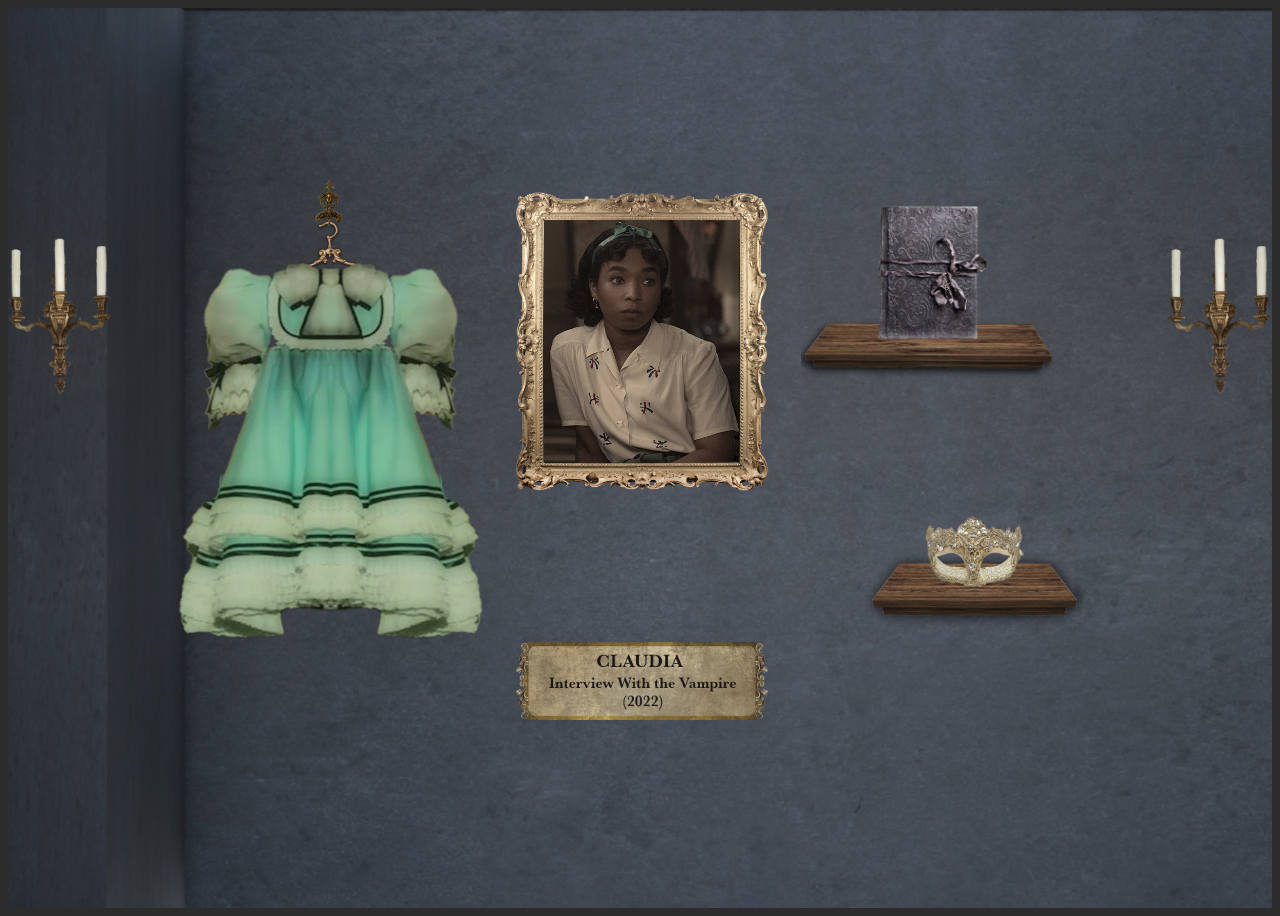
<file: claudiacrypt.html>
<!DOCTYPE html>
<html>
<head>
<meta name="viewport" content="width=device-width, initial-scale=1.0">
<link rel="stylesheet" href="stylesheet.css">
</head>
<body>
    <div class="container">
        <div class="slides slide1">
            <div class="img-container" style="width:20vw; position:absolute;left: 40%; top:20%;">
            <img src="project assets/claudia2.png" style="width:20vw;filter: grayscale(50%);"/>
            </div>
            <div class="img-container" style="width:20vw; position:absolute;left: 40%; top:70%;">
            <img src="project assets/claudianame.png" style="width:20vw;filter: grayscale(50%);"/>
            </div>
            <div class="img-container" style="width:25vw; height:40vh;position:absolute;top:18%;left:13%">
            <img  src="project assets/dress.png" style="width:25vw;"/>
            <div class="hoverDisplay"  style="width:25vw;position: absolute; top:0%;left:5%;">
           <div class="page" style="filter: brightness(85%)">
            <h1>Claudia’s ‘Baby Lu’ costume</h1>
  <p><span class="caps">W</span>hen Claudia and Louis (her vampiric companion) arrive in Paris in 1945, they are soon taken in by Armand’s coven, who reside at Théâtre Des Vampires. Here, the coven use their vampiric powers, under the guise of being mere stage magic, to perform for mortals and covertly feed on them. Enamoured by their productions, Claudia wished to join the coven on the stage and was eventually cast as ‘Baby Lu’ in ‘My baby loves window’. To her dismay, Claudia was forced to play the role of a little girl; every performance a reminder of the dissonance between her adult mind and child body.</p>
</div>

            </div>
        </div>
        <div class="img-container" style="width:20vw; position:absolute;right: 17%; top:15%">
            <img src="project assets/diary3.png" style="width:20vw;filter: grayscale(30%);" />
            <div class="hoverDisplay"  style="width:25vw;position: absolute; top:0%;left:5%;">
           <div class="page" style="filter: brightness(85%)">
            <h1>Claudia’s diary</h1>
            <p><span class="caps">B</span>eing the only member of her small coven to be turned into a vampire as a child, Claudia had no human nor vampire companions who could truly understand her struggles. In search of an emotional outlet, she took up writing a diary, where she would explore her deepest thoughts and feelings, secret even to her adoptive fathers, Louis and Lestat. Unfortunately, these diary entries would be used to convict her of braking the vampiric rules of Armand’s coven and soon become one of the only reminders of her existence.</p>
            </div>
            </div>
        </div>
        <div class="img-container2" style="width:17vw; position:absolute;right: 15%; top:55%">
            <img src="project assets/mask2.png" style="width:17vw;filter: grayscale(30%);"/>
            <div class="hoverDisplay2"  style="width:25vw;position: absolute; top:-100%;left:5%;">
           <div class="page" style= "filter:brightness(85%);">
            <h1>Claudia’s mask from the Mardi Gras party</h1>
            <p><span class="caps">I</span>n her early years, Claudia, searching for companionship, attempted to turn her mortal boyfriend into a vampire. After failing, she begged Lestat to fulfill her wish but was denied and forced to watch the boy perish.</p><p>After enduring more years of abuse at the hands of their vampiric creator, Claudia would finally convince Louis that they needed to free themselves from his tyrannical grip. Her plan began with convincing Lestat to hold a party at their home to commemorate their upcoming departure from New Orleans; here, Claudia would use poisoned blood to subdue him, readying him for Louis, who would deal the fatal blow.</p>
             </div>
            </div>
        </div>
         <a href="claudiacrypt2.html"> <img src="project assets/unlit.png" style="width:18vw; position:absolute; top:20%; right:-5%"></a>
            <a href="claudiacrypt2.html"> <img src="project assets/unlit.png" style="width:18vw; position:absolute; top:20%; left:-5%"></a>
        </div>
        <div class="slides slide2">
            <div class="img-container" style="width:20vw; position:absolute;left: 40%; top:20%">
                <img src="project assets/claudiaold.png" style="width:20vw;"/>
</div>
 <div class="img-container" style="width:20vw; position:absolute;left: 40%; top:73%;">
            <img src="project assets/claudianame2.png" style="width:20vw;filter: grayscale(50%);"/>
            </div>
            <div class="img-container" style="width: 25vw;position:absolute;right:14%;top:10%;">
                <img src="project assets/dress3.png" style="width:25vw;">
                <div class="hoverDisplay"  style="width:25vw;position: absolute; top:30%;left:5%;">
           <div class="page2" style="filter: brightness(85%)">
            <h1>Blue dress</h1>
            <p><span class="caps">A</span> beautiful blue gown worn by Claudia in her later years.</p>
            </div>
            </div>
            </div>
            <div class="img-container" style="width:20vw;position:absolute;left:12%;top:12%">
                <img src="project assets/bonnet.png" style="width:20vw;">
                <div class="hoverDisplay"  style="width:25vw;position: absolute; top:10%;left:-10%;">
           <div class="page2" style="filter: brightness(85%)">
            <h1>Black bonnet</h1>
            <p><span class="caps">A</span> black bonnet with lace details worn by Claudia on the nights she spent exploring her town.</p>
            </div>
            </div>
            </div>
            <div class="img-container" style="width:23vw;position:absolute;left:18%;top:45%">
                <img src="project assets/doll.png" style="width:23vw;">
                <div class="hoverDisplay"  style="width:25vw;position: absolute; top:20%;left:-3%;">
           <div class="page2" style="filter: brightness(85%)">
            <h1>Antique doll</h1>
            <p><span class="caps">A</span> doll resembling Claudia, gifted to her by the dollmaker Madeleine, who later became her immortal companion.</p>
            </div>
            </div>
            </div>
            </div>
    </div>
</body>
</html>
</file>
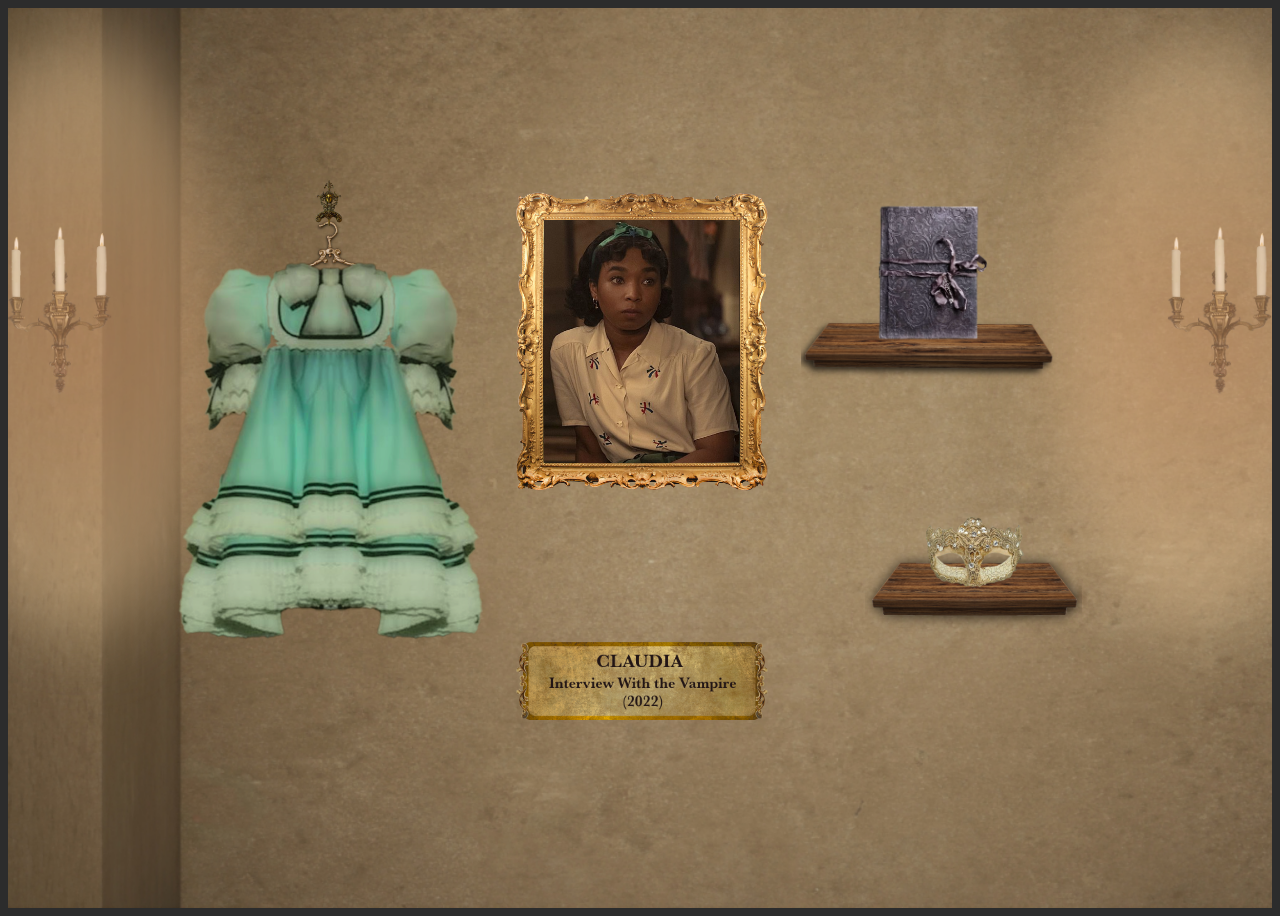
<file: claudiacrypt2.html>
<!DOCTYPE html>
<html>
<head>
<meta name="viewport" content="width=device-width, initial-scale=1.0">
<link rel="stylesheet" href="stylesheet.css">
</head>
<body>
    <audio autoplay>
  <source src="project assets/match.mp3" type="audio/mpeg">
</audio>
    <div class="container">
        <div class="slides slide3">
           <div class="img-container" style="width:20vw; position:absolute;left: 40%; top:20%;">
            <img src="project assets/claudia2.png" style="width:20vw;"/>
            </div>
            <div class="img-container" style="width:20vw; position:absolute;left: 40%; top:70%;">
            <img src="project assets/claudianame.png" style="width:20vw;"/>
            </div>
            <div class="img-container" style="width:25vw; height:40vh;position:absolute;top:18%;left:13%">
            <img  src="project assets/dress.png" style="width:25vw;"/>
            <div class="hoverDisplay"  style="width:25vw;position: absolute; top:0%;left:5%;">
           <div class="page">
            <h1>The adultification of black girls</h1>
  <p><span class="caps">T</span>his coincides with the adultification of Claudia. While mentally, she evolved, being forever trapped as a 14-year-old little girl was something the world kept on reminding her of.[...]</p>
<p>As Baby Lulu, Claudia plays a little child longing to be free. [...] </p><p>The play – written by the female members of the coven – can’t escape from being a tool to mock Claudia’s age, nor its minstrel-esque quality behind the performance with Claudia performing for someone’s entertainment again and again. She’s dressed like a child-like mammy figure, suffers from simulated violence every single night after being hit by a hammer, and even when she complains, having performed the play for the 500th time, Armand’s tight grip ensured Claudia obeyed. He demeans her, forcing her to live as the character off-stage by wearing the Lulu costume every night. The belittling and control is reminiscent of Child Q who, like Claudia, wasn’t protected but thrown to the wolves where she was racially discriminated against.</p>
<p><a target="_blank" href="https://confessionsfromageekmind.com/2025/01/26/interview-with-the-vampire-an-ode-to-claudia/">View original source.</a></p>
</div>
</div>
            </div>
            <div class="img-container" style="width:20vw; position:absolute;right: 17%; top:15%">
            <img src="project assets/diary3.png" style="width:20vw;" />
            <div class="hoverDisplay"  style="width:25vw;position: absolute; top:0%;left:5%;">
           <div class="page">
            <h1>Institutional racism</h1>
  <p><span class="caps">C</span>laudia is forced into a verifiable minstrel show at the Théâtre des Vampires, and when Louis and Claudia are “put on trial” it is clear their guilt is already decided, yet their white companion is offered a pardon. Claudia is “lynched” in front of the crowd, and the coven takes her dress as a souvenir and use her ashes to mix into makeup, as seasoning and even as a sexual aid, referencing a long history of the commodification of the black body.The monstrosity of the series is more overt than previous narratives, where monstrosity goes distinctly beyond the physical body, a black body, a monstrous body, and instead situates it firmly in the horrors of white supremacy.</p>
<p><a target="_blank" href="https://ir.library.illinoisstate.edu/cgi/viewcontent.cgi?article=3174&context=etd">View original source.</a></p>
</div>
</div>
</div>
<div class="img-container2" style="width:17vw; position:absolute;right: 15%; top:55%">
            <img src="project assets/mask2.png" style="width:17vw;"/>
            <div class="hoverDisplay2"  style="width:25vw;position: absolute; top:-100%;left:5%;">
           <div class="page">
            <h1>Oppressive violence towards the black community</h1>
            <p><span class="caps">L</span>estat may have given Claudia a pivotal learning lesson: a warning that she shouldn’t get attached to mortals. Yet to inflict such trauma on a child is different altogether. It is treated as a humiliating punishment, no different from countless stories told and documented by history where Black people were forced to watch cruelty in front of their eyes (beatings and lynchings) to show what would happen if you stepped out of line. For Claudia, it was the realisation knowing she would never be treated as an equal, a context taken to another level by the growing examination of racial power dynamics in the first season. She watched Louis’ vulnerability exploited by Lestat’s extravagant dominance – and how the latter’s influence was weaving into her soul. It’s bad enough watching Louis wrestle his humanity, being repulsed by Lestat’s viewership of humanity as his playthings. Even worse when the immortal power is “gifted” by a White man.</p>
             <p><a target="_blank"  href="https://confessionsfromageekmind.com/2025/01/26/interview-with-the-vampire-an-ode-to-claudia/">View original source.</a></p>
        </div>
            </div>
        </div>
            
            <img src="project assets/lit.png" style="width:18vw; position:absolute; top:20%; right:-5%">
            <img src="project assets/lit.png" style="width:18vw; position:absolute; top:20%; left:-5%">
        <div class="glow" style="position:absolute;top:3%; right:-6.5%"></div>
        <div class="glow" style="position:absolute;top:3%; left:-6.5%"></div>
        <a href="claudiacrypt.html"><div class="flamelink" style="position:absolute;top:20%;right:1%;"></div></a>
        <a href="claudiacrypt.html"><div class="flamelink" style="position:absolute;top:20%;left:1%;"></div></a>
        </div>
        <div class="slides slide2">
       <div class="img-container" style="width:20vw; position:absolute;left: 40%; top:20%">
                <img src="project assets/claudiaold.png" style="width:20vw;"/>
            </div>
            <div class="img-container" style="width:20vw; position:absolute;left: 40%; top:73%;">
            <img src="project assets/claudianame2.png" style="width:20vw;filter: grayscale(50%);"/>
            </div>
           <div class="img-container" style="width: 25vw;position:absolute;right:14%;top:10%;">
                <img src="project assets/dress3.png" style="width:25vw;">
                <div class="hoverDisplay"  style="width:25vw;position: absolute; top:30%;left:5%;">
           <div class="page2" style="filter: brightness(85%)">
            <h1>Blue dress</h1>
            <p><span class="caps">A</span> beautiful blue gown worn by Claudia in her later years.</p>
            </div>
            </div>
            </div>
            <div class="img-container" style="width:20vw;position:absolute;left:12%;top:12%">
                <img src="project assets/bonnet.png" style="width:20vw;">
                <div class="hoverDisplay"  style="width:25vw;position: absolute; top:10%;left:-10%;">
           <div class="page2" style="filter: brightness(85%)">
            <h1>Black bonnet</h1>
            <p><span class="caps">A</span> black bonnet with lace details worn by Claudia on the nights she spent exploring her town.</p>
            </div>
            </div>
            </div>
            <div class="img-container" style="width:23vw;position:absolute;left:18%;top:45%">
                <img src="project assets/doll.png" style="width:23vw;">
                <div class="hoverDisplay"  style="width:25vw;position: absolute; top:20%;left:-3%;">
           <div class="page2" style="filter: brightness(85%)">
            <h1>Antique doll</h1>
            <p><span class="caps">A</span> doll resembling Claudia, gifted to her by the dollmaker Madeleine, who later became her immortal companion.</p>
            </div>
            </div>
            </div>
            </div>
    </div>
</body>
</html>
</file>
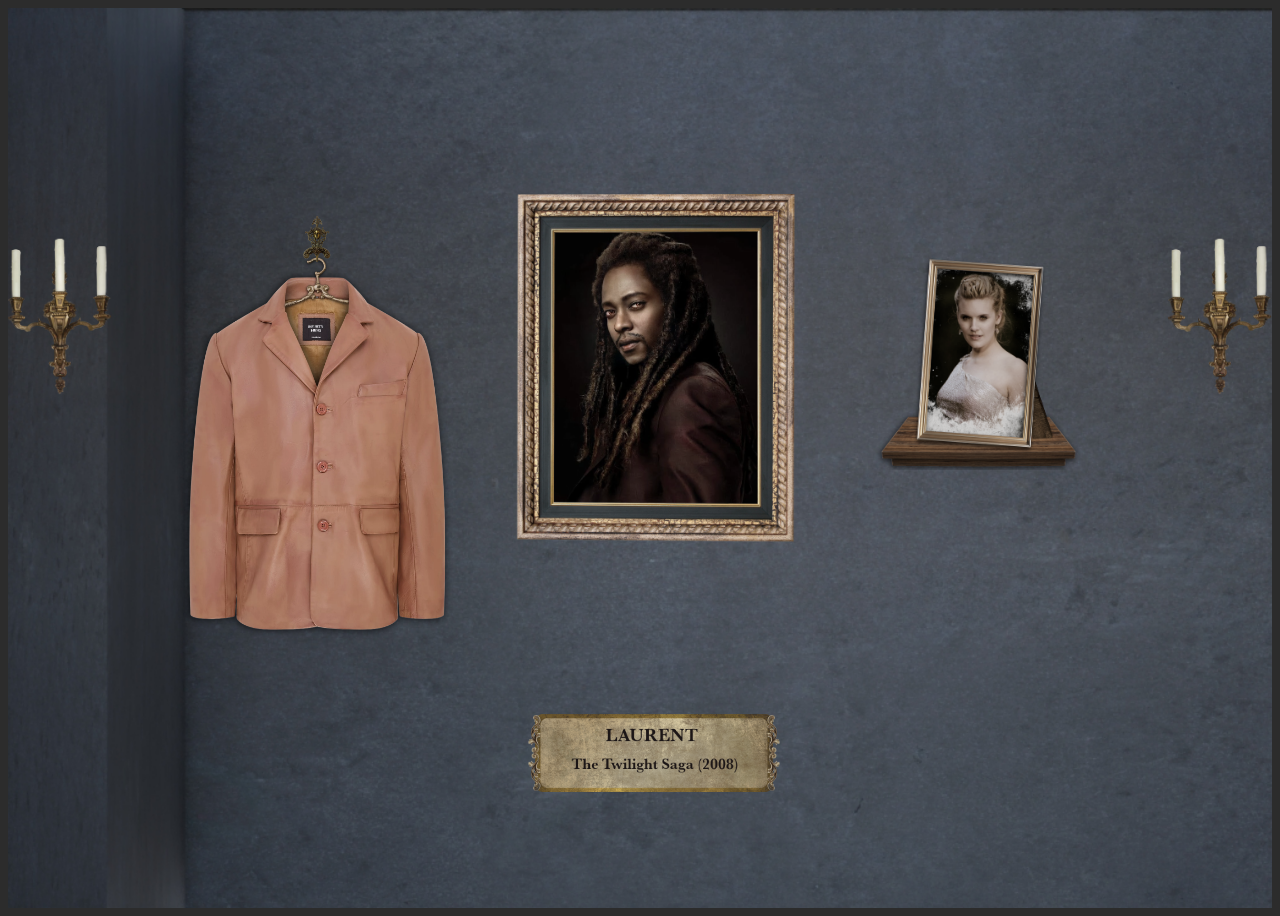
<file: laurentcrypt.html>
<!DOCTYPE html>
<html>
<head>
<meta name="viewport" content="width=device-width, initial-scale=1.0">
<link rel="stylesheet" href="stylesheet.css">
</head>
<body>
    <div class="container">
        <div class="slides slide1">
            <div class="img-container" style="width:27vw; position:absolute;left: 38%; top:20%;">
            <img src="project assets/laurent.png" style="width:27vw; filter:grayscale(30%);"/>
            </div>
            <div class="img-container" style="width:20vw; position:absolute;left: 41%; top:78%;">
            <img src="project assets/laurentname.png" style="width:20vw;filter: grayscale(50%);"/>
            </div>
            <div class="img-container" style="width:25vw;position:absolute;top:22%;left:12%">
            <img  src="project assets/jacket.png" style="width:25vw;filter:grayscale(30%);"/>
            <div class="hoverDisplay"  style="width:25vw;position: absolute; top:0%;left:5%;">
           <div class="page" style="filter: brightness(85%)">
            <h1>Laurent’s jacket</h1>
            <p><span class="caps">T</span>his is the jacket Laurent wore during his time in Forks, Washington, where he and his nomadic coven ruthlessly hunted and fed on the town’s population. The small coven consisted of only three vampires: Laurent, Victoria and their leader, James. </p><p> It was on a hunt, that the coven came across the Cullen vampires (who fed only on animals) and their human friend, Bella Swan. After the encounter, James decided that Bella would become his next prey and soon began his obsessive hunt for her. Despite his loyalty to his coven, Laurent feared the retaliation of the Cullen vampires, making the decision to warn them of James’ plan to kill Bella.
</p>
            </div>
            </div>
        </div>
        <div class="img-container" style="width:18vw;position:absolute;top:27%;right:14%">
            <img  src="project assets/irina.png" style="width:18vw;filter:grayscale(30%);"/>
            <div class="hoverDisplay"  style="width:25vw;position: absolute; top:-10%;left:-10%;">
            <div class="page" style="filter: brightness(85%)">
            <h1>A photo of Irina</h1>
            <p><span class="caps">A</span>fter James was killed by the Cullen vampires, Laurent left his coven, leaving only Victoria, James’ lover. After travelling for some time, he was taken in by the Denali coven, where he met Irina and quickly fell in love with her.</p><p>The Denali coven, like the Cullen family, hunted only animals, which gave their eyes a light amber colour, unlike human-feeding vampires who possessed bright red eyes that would deepen into black when they were hungry. Despite his love for Irina, Laurent did not subscribe to the Denali coven’s diet and continued to feed on humans in his own time. It was this unwavering lust for human blood that eventually led to Laurent meeting his end. 
</p>
            </div>
            </div>
            </div>
            <a href="laurentcrypt2.html"> <img src="project assets/unlit.png" style="width:18vw; position:absolute; top:20%; right:-5%"></a>
            <a href="laurentcrypt2.html"> <img src="project assets/unlit.png" style="width:18vw; position:absolute; top:20%; left:-5%"></a>
        </div>
        <div class="slides slide2">
           <div class="img-container" style="width:25vw; position:absolute;right: 20%; top:25%;">
            <img src="project assets/laurentold.png" style="width:25vw;"/>
            </div>
             <div class="img-container" style="width:20vw; position:absolute;left: 57%; top:78%;">
            <img src="project assets/laurentname2.png" style="width:20vw;filter: grayscale(50%);"/>
            </div>
            <div class="img-container" style="width:35vw; position:absolute;left: 15%; top:15%;">
            <img src="project assets/volturi.png" style="width:35vw;"/>
            <div class="hoverDisplay"  style="width:25vw;position: absolute; top:30%;left:16.5%;">
           <div class="page2" style="filter: brightness(85%)">
            <h1>Volturi flag</h1>
            <p><span class="caps">A</span> flag bearing the crest of the Volturi, the largest and most powerful coven of vampires. In his desire for power, Laurent wished to join the Volturi, but was rejected after being declared untrustworthy.  </p>
            </div>
            </div>
            </div>
        </div>
    </div>
</body>
</html>
</file>
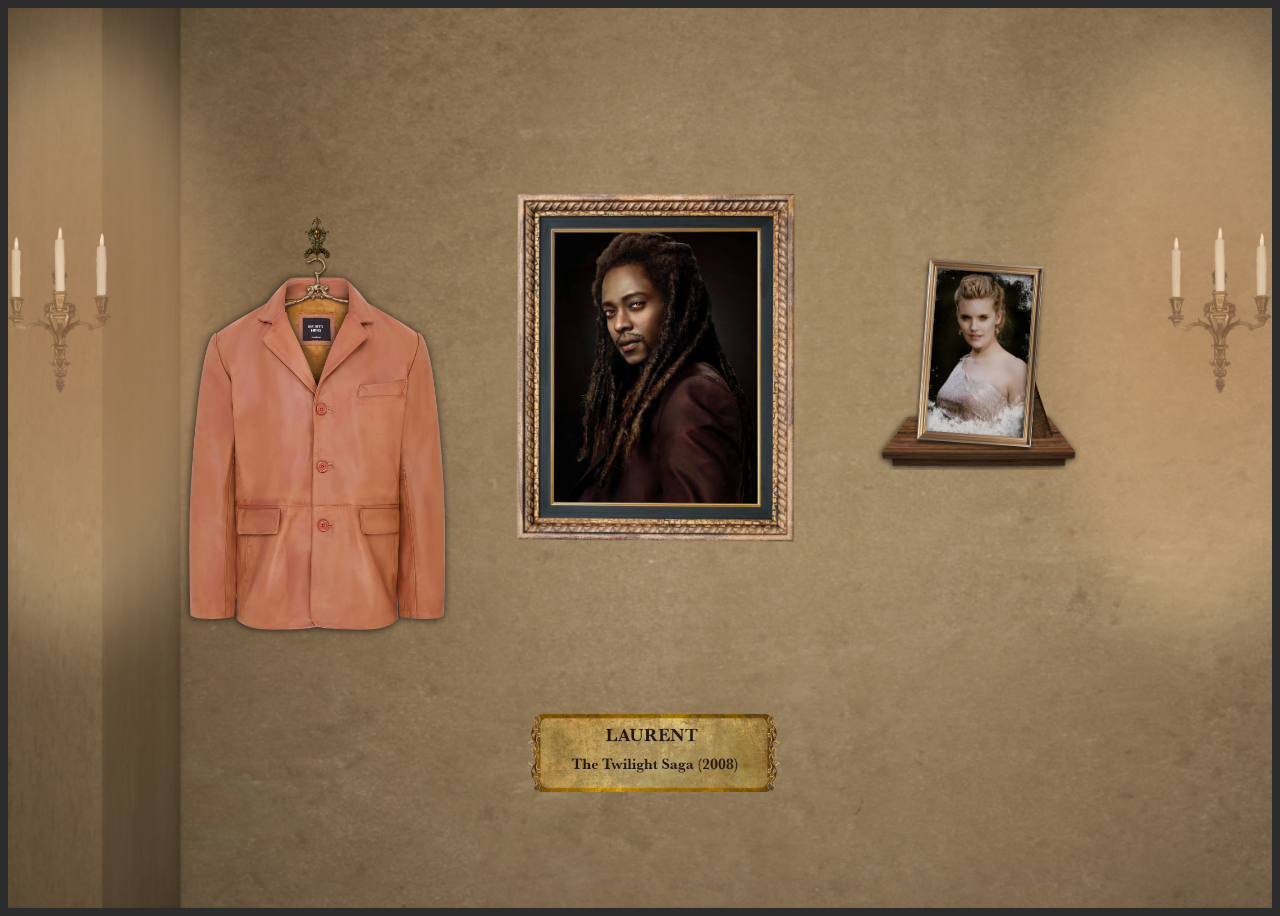
<file: laurentcrypt2.html>
<!DOCTYPE html>
<html>
<head>
<meta name="viewport" content="width=device-width, initial-scale=1.0">
<link rel="stylesheet" href="stylesheet.css">
</head>
<body>
    <audio autoplay>
  <source src="project assets/match.mp3" type="audio/mpeg">
</audio>
    <div class="container">
        <div class="slides slide3">
            <div class="img-container" style="width:27vw; position:absolute;left: 38%; top:20%;">
            <img src="project assets/laurent.png" style="width:27vw;"/>
            </div>
             <div class="img-container" style="width:20vw; position:absolute;left: 41%; top:78%;">
            <img src="project assets/laurentname.png" style="width:20vw;"/>
            </div>
            <div class="img-container" style="width:25vw;position:absolute;top:22%;left:12%">
            <img  src="project assets/jacket.png" style="width:25vw;"/>
            <div class="hoverDisplay"  style="width:25vw;position: absolute; top:0%;left:5%;">
                <div class="page">
            <h1>The racialisation of fantastical creatures</h1>
  <p><span class="caps">T</span>he Volturi are one group of vampires that are associated to blackness in addition to whiteness. One way that blackness is coded into the Volturi is that they all wear black robes. Such blackness carries connotations of evil and corruption.[...]</p>
<p>The story of Laurent, the black vampire, adds to the vampires’ sense of paradox. Laurent is a friend to the Cullens: he travels to Forks in New Moon to warn them that one of the vampires in his own coven is coming to kill Bella. Despite his occasional goodness, Laurent also does things that are contrary to the characteristics that the saga idealizes in the Cullens. In addition to feeding on humans, Laurent is impulsive (in contrast to the restraint shown by vampires who feed on animals).[...]</p>
<p>The effect of the double-association granted to vampires like the Volturi is that, while they are unmistakably associated with whiteness, they are not strictly confined to it. As such, the actions of one vampire can hardly be made to represent all vampires – if a vampire does evil, that’s blackness; not all vampires are like that. Other characters, like the werewolves, are not afforded such flexibility.</p>
<p><a target="_blank" href="https://sites.williams.edu/engl-117-fall16/uncategorized/a-matter-of-black-and-white-race-in-the-twilight-saga/">View original source.</a></p>
</div>
</div>
            </div>
            <div class="img-container" style="width:18vw;position:absolute;top:27%;right:14%">
            <img  src="project assets/irina.png" style="width:18vw;"/>
             <div class="hoverDisplay"  style="width:25vw;position: absolute; top:-10%;left:-10%;">
              <div class="page">
            <h1>The association of blackness with evil</h1>
  <p><span class="caps">A</span>merican actor Edi Gathegi play[s] Laurent, who, coincidentally, is evil and attacks Bella in the second book New Moon (Zimmerman). While this casting decision does provide representation for some fans, it is problematic and rooted in Othering because Meyer only sees her perfect vampires as white and pale, making anyone who is not white and pale the outsider and thus, the Other.[...]</p>
<p>When the vampires are associated with the color black, like their eyes changing because they are hungry, Meyer shows them as dangerous and violent. However, when their eyes are the light, golden color, they are safe and civilized. Also, on the rare occasion when vampires are anything but white, like Laurent in the films and the Amazonian vampires, they are either depicted as evil or animalistic and savage, which further contributes to Othering by depicting minorities as scary outsiders.</p>
<p><a target="_blank" href="https://libjournals.mtsu.edu/index.php/scientia/article/view/2490/1467">View original source.</a></p>
</div>
</div>  
            </div>
            <img src="project assets/lit.png" style="width:18vw; position:absolute; top:20%; right:-5%">
            <img src="project assets/lit.png" style="width:18vw; position:absolute; top:20%; left:-5%">
        <div class="glow" style="position:absolute;top:3%; right:-6.5%"></div>
        <div class="glow" style="position:absolute;top:3%; left:-6.5%"></div>
        <a href="laurentcrypt.html"><div class="flamelink" style="position:absolute;top:20%;right:1%;"></div></a>
        <a href="laurentcrypt.html"><div class="flamelink" style="position:absolute;top:20%;left:1%;"></div></a>
        </div>
        <div class="slides slide2">
       <div class="img-container" style="width:25vw; position:absolute;right: 20%; top:25%;">
            <img src="project assets/laurentold.png" style="width:25vw;"/>
            </div>
             <div class="img-container" style="width:20vw; position:absolute;left: 57%; top:78%;">
            <img src="project assets/laurentname2.png" style="width:20vw;filter: grayscale(50%);"/>
            </div>
             <div class="img-container" style="width:35vw; position:absolute;left: 15%; top:15%;">
            <img src="project assets/volturi.png" style="width:35vw;"/>
            <div class="hoverDisplay"  style="width:25vw;position: absolute; top:30%;left:16.5%;">
           <div class="page2" style="filter: brightness(85%)">
            <h1>Volturi flag</h1>
            <p><span class="caps">A</span> flag bearing the crest of the Volturi, the largest and most powerful coven of vampires. In his desire for power, Laurent wished to join the Volturi, but was rejected after being declared untrustworthy.  </p>
            </div>
            </div>
            </div>
        </div>
    </div>
</body>
</html>
</file>
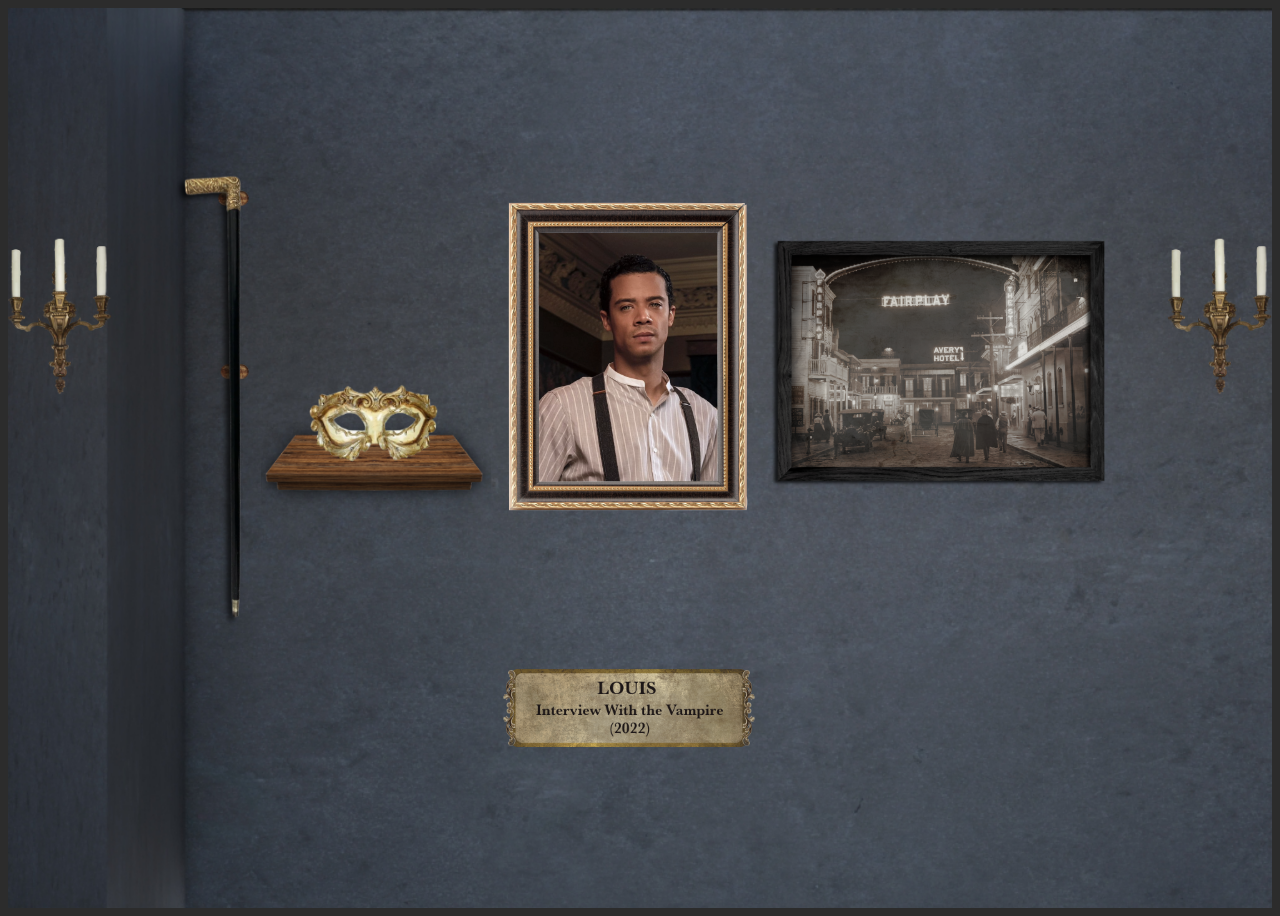
<file: louiscrypt.html>
<!DOCTYPE html>
<html>
<head>
<meta name="viewport" content="width=device-width, initial-scale=1.0">
<link rel="stylesheet" href="stylesheet.css">
</head>
<body>
    <div class="container">
        <div class="slides slide1">
            <div class="img-container" style="width:20vw; position:absolute;left: 39%; top:20%;">
            <img src="project assets/louis.png" style="width:20vw; filter:grayscale(30%);"/>
            </div>
            <div class="img-container" style="width:20vw; position:absolute;left: 39%; top:73%;">
            <img src="project assets/louisname.png" style="width:20vw;filter: grayscale(50%);"/>
            </div>
            <div class="img-container" style="width:30vw;position:absolute;top:25%;right:11%">
            <img  src="project assets/storyville.png" style="width:30vw;filter:grayscale(30%)"/>
            <div class="hoverDisplay"  style="width:25vw;position: absolute; top:-20%;left:10%;">
           <div class="page" style="filter: brightness(85%)">
            <h1>An Old Photograph of Storyville</h1>
            <p><span class="caps">E</span>ven after becoming a vampire, Louis had to endure endless racial discrimination from the other businessmen in Storyville. The growing success of his business meant that the attacks against him by his white counterparts became more ruthless and cunning. Things came to a boiling point when Louis’ business was forced to close, leading him to kill the man responsible in a fit of rage and display his body in protest. This led to immediate backlash in the form of violence and fires breaking out across Storyville. 
 </p>
            </div>
            </div>
        </div>
            <div class="img-container" style="width:10vw;position:absolute;top:15%;left:12%">
            <img  src="project assets/cane1.png" style="width:10vw;"/>
            <div class="hoverDisplay"  style="width:25vw;position: absolute; top:0%;left:5%;">
           <div class="page" style="filter: brightness(85%)">
            <h1>Louis’ sword cane</h1>
            <p><span class="caps">I</span>n 1910 New Orleans, Louis’ identity as both a black man and the owner of a successful business made him the target of both financially and racially motivated threats. Dressing in expensive suits and arming himself with a blade disguised as a cane, he carried himself proudly through the streets of Storyville. It was here that he brandished his word against his own brother for disturbing his business, leading him to be noticed by the vampire Lestat, who had just arrived in New Orleans. This was the start of Lestat’s affection for Louis, who he eventually turned into his immortal companion. </p>
            </div>
            </div>
            </div>
            <div class="img-container2" style="width:18vw;position:absolute;top:40%;left:20%">
            <img  src="project assets/loumask.png" style="width:18vw;"/>
            <div class="hoverDisplay2"  style="width:25vw;position: absolute; top:-20%;left:5%;">
           <div class="page" style="filter: brightness(85%)">
            <h1>Louis' mask from the Mardi Gras party</h1>
            <p><span class="caps">A</span>fter realising the extent of Lestat’s abuse and control, Louis finally agreed to aid Claudia (his adoptive daughter/sister) in her plans to kill their vampiric creator. Claudia convinced Lestat to throw a Mardi Gras party to commemorate their upcoming departure from New Orleans; here, Louis distracted Lestat by accompanying him all night, dancing with him and even kissing him despite their onlooking guests. Later, Lestat was poisoned by Claudia and finally ‘killed’ by Louis. </p>
            </div>
            </div>
            </div>
            <a href="louiscrypt2.html"> <img src="project assets/unlit.png" style="width:18vw; position:absolute; top:20%; right:-5%"></a>
            <a href="louiscrypt2.html"> <img src="project assets/unlit.png" style="width:18vw; position:absolute; top:20%; left:-5%"></a>
        </div>
        <div class="slides slide2">
            <div class="img-container" style="width:20vw; position:absolute;left: 40%; top:20%">
           <img src="project assets/louisold.png" style="width:20vw;filter:grayscale(30%);">
            </div>
            <div class="img-container" style="width:20vw; position:absolute;left: 40%; top:76%;">
            <img src="project assets/louisname2.png" style="width:20vw;filter: grayscale(50%);"/>
            </div>
             <div class="img-container" style="width:20vw; position:absolute;right: 15%; top:5%">
           <img src="project assets/scythe.png" style="width:20vw;">
           <div class="hoverDisplay"  style="width:25vw;position: absolute; top:30%;left:5%;">
           <div class="page2" style="filter: brightness(85%)">
            <h1>Scythe</h1>
            <p><span class="caps">A</span> large scythe used by Louis to kill the vampires responsible for the death of his immortal companion, Claudia. </p>
            </div>
            </div>
            </div>
            <div class="img-container" style="width:22vw; position:absolute;left: 13%; top:25%">
           <img src="project assets/tape.png" style="width:22vw;">
           <div class="hoverDisplay"  style="width:25vw;position: absolute; top:10%;left:-10%;">
           <div class="page2" style="filter: brightness(85%)">
            <h1>Cassette and recorder</h1>
            <p><span class="caps">T</span>he tape and recorder used to record a reporters interview with Louis, where he exposed his identity as a vampire. </p>
            </div>
            </div>
            </div>
            <div class="img-container2" style="width:17vw; position:absolute;left: 22%; top:55%">
           <img src="project assets/hat.png" style="width:17vw;">
            <div class="hoverDisplay2"  style="width:25vw;position: absolute; top:5%;left:-20%;">
           <div class="page2" style="filter: brightness(85%)">
            <h1>Top hat</h1>
            <p><span class="caps">A</span> silk top hat worn by Louis, who’s wealth was due to his ownership of a plantation during his years as a human. </p>
            </div>
            </div>
            </div>
        </div>
    </div>
</body>
</html>
</file>
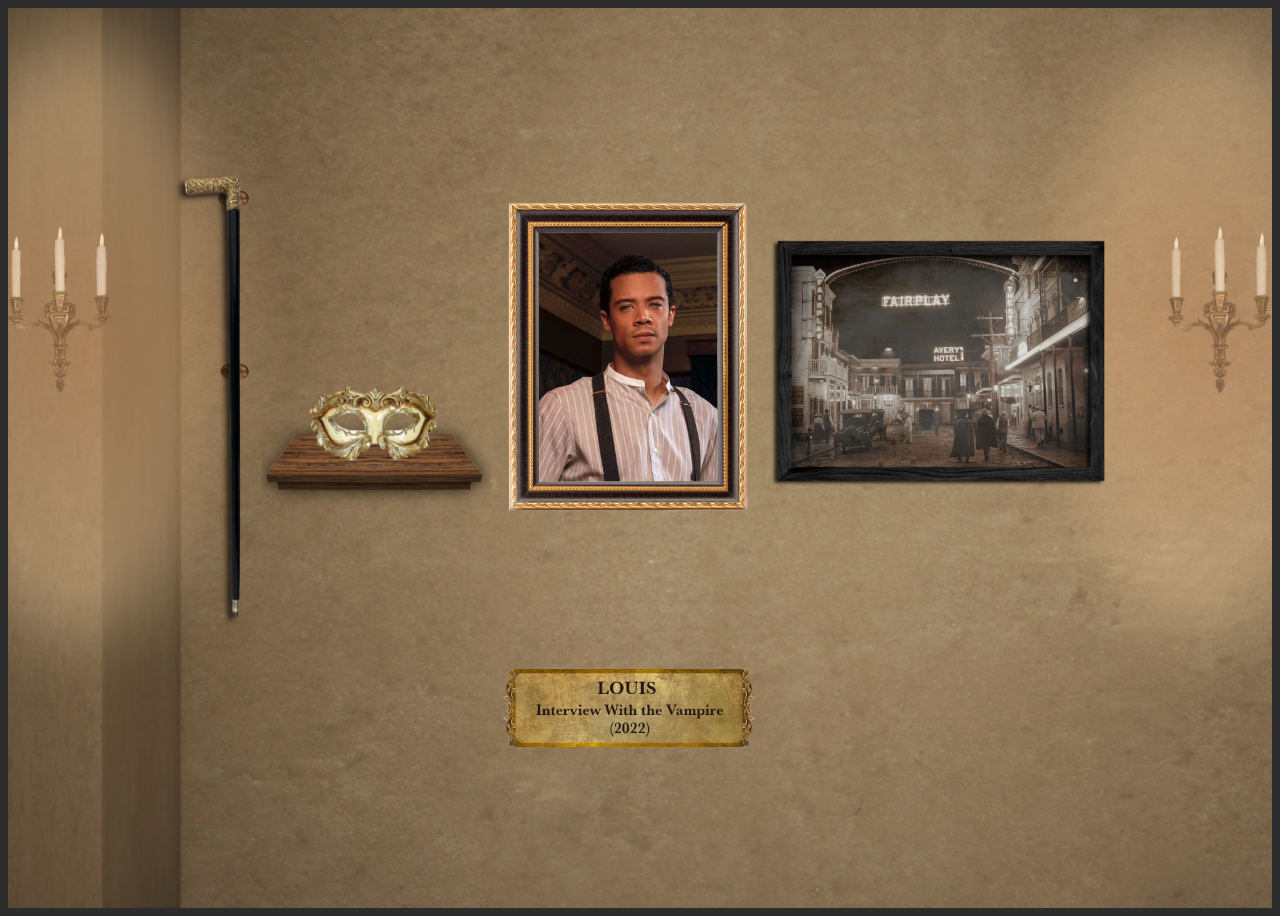
<file: louiscrypt2.html>
<!DOCTYPE html>
<html>
<head>
<meta name="viewport" content="width=device-width, initial-scale=1.0">
<link rel="stylesheet" href="stylesheet.css">
</head>
<body>
    <audio autoplay>
  <source src="project assets/match.mp3" type="audio/mpeg">
</audio>
    <div class="container">
        <div class="slides slide3">
        <div class="img-container" style="width:20vw; position:absolute;left: 39%; top:20%;">
        <img src="project assets/louis.png" style="width:20vw;"/>
        </div>
         <div class="img-container" style="width:20vw; position:absolute;left: 39%; top:73%;">
            <img src="project assets/louisname.png" style="width:20vw;"/>
            </div>
        <div class="img-container" style="width:30vw;position:absolute;top:25%;right:11%">
            <img  src="project assets/storyville.png" style="width:30vw;"/>
            <div class="hoverDisplay"  style="width:25vw;position: absolute; top:-20%;left:10%;">
           <div class="page">
            <h1>Negative representation of protests in the media</h1>
            <p><span class="caps">T</span>his mirrors how right-wing Americans often viewed protests as inherently violence or riotous, regardless of if there was actual violence or rioting. As a 2021 study by the Department of Criminal Justice at SUNY indicates, consumers of right-wing news media sources were more likely to view protests as violent and support more law-and-order policing (Baranauskas 107). Of course, Louis’s violence here is fictional, but there is still the translatable element of negative public opinion in response to someone using drastic means to pursue their liberation.[...] 
 </p> <p>Lestat removes the political and/or social motivations behind Louis’s actions, instead insisting that this is his full acceptance of vampirism, and ultimately makes it about violence for the sake of self-gratification rather than as a way of liberating his community from a form of financial oppression. Again, this mirrors right-wing perceptions of 2020 protests—not as necessary demonstrations for the liberation of a community entrenched in a systemically racist society, but rather as violence or rioting for its own sake that accomplishes nothing.</p>
          <p><a target="_blank" href="https://scholarworks.bellarmine.edu/cgi/viewcontent.cgi?article=1160&context=ugrad_theses">View original source.</a></p>
</div>
            </div>
        </div>
        <div class="img-container" style="width:10vw;position:absolute;top:15%;left:12%">
            <img  src="project assets/cane1.png" style="width:10vw;"/>
             <div class="hoverDisplay"  style="width:25vw;position: absolute; top:0%;left:5%;">
           <div class="page">
            <h1>Race and class intersectionality</h1>
            <p><span class="caps">T</span>he writers demonstrate the tightrope that Louis has to walk to maintain his status. He's forced to endure racialized insults because his peers don’t mean to hurl these pejoratives at him; they just mistake Louis for Black men who are not of his status. Louis remains cowed in the presence of the white men despite their backhanded compliments but ingratiates himself to them because they run the town, and he wants to expand his business. Lestat observing this blatant racism also makes him a kinder character than he is in the book. Watching Louis lower himself because of the laws of the land drives Lestat up the wall, and it’s one of the reasons why Lestat is desperate to turn Louis into a vampire — so that Louis can be everything he is "without apology." And that’s the crux of why race-bending the character works so well; telling stories about people of color, especially Black characters, who could have made strides were it not for the racist laws they had to live through.
 </p> 
          <p><a target="_blank" href="https://collider.com/interview-with-the-vampire-season-1-louis-race/">View original source.</a></p>
</div>
            </div>
            </div>
            <div class="img-container2" style="width:18vw;position:absolute;top:40%;left:20%">
            <img  src="project assets/loumask.png" style="width:18vw;"/>
            <div class="hoverDisplay2"  style="width:25vw;position: absolute; top:-20%;left:5%;">
           <div class="page">
            <h1>Race and sexuality intersectionality</h1>
            <p><span class="caps">B</span>y including Louis’ queerness as a non-issue, this adaptation is aligning itself with fan interpretations of Louis and understanding how queer audiences have always seen Louis as queer without that being the crux of the story. Both of these interpretations are in line with Auerbach’s understanding of vampires as representative of their cultural moment of creation; as queer identities were more normalized, and racial issues came to the surface of our social climate, this was reflected in how sexuality was portrayed in this adaptation Interview, and this built upon a pre-established audience that has always seen Louis as openly queer. Regarding intersectionality, Louis’s intersectional shame and discrimination show that both racism and homophobia are embedded into American society, but the focus on Louis’s race more than his sexuality and Lestat’s attempt to free him from this by giving him the power of vampirism show that, in the cultural moment of the show’s creation, our society was much more focused on bringing to light and hopefully changing our systemic racism, and while homophobia was still present, it was relegated to the background.
 </p> 
          <p><a target="_blank" href="https://scholarworks.bellarmine.edu/cgi/viewcontent.cgi?article=1160&context=ugrad_theses">View original source.</a></p>
</div>
            </div>
            </div>
        <img src="project assets/lit.png" style="width:18vw; position:absolute; top:20%; right:-5%">
            <img src="project assets/lit.png" style="width:18vw; position:absolute; top:20%; left:-5%">
        <div class="glow" style="position:absolute;top:3%; right:-6.5%"></div>
        <div class="glow" style="position:absolute;top:3%; left:-6.5%"></div>
        <a href="louiscrypt.html"><div class="flamelink" style="position:absolute;top:20%;right:1%;"></div></a>
        <a href="louiscrypt.html"><div class="flamelink" style="position:absolute;top:20%;left:1%;"></div></a>
        </div>
        <div class="slides slide2">
        <div class="img-container" style="width:20vw; position:absolute;left: 40%; top:20%">
           <img src="project assets/louisold.png" style="width:20vw;filter:grayscale(30%);">
            </div>
            <div class="img-container" style="width:20vw; position:absolute;left: 40%; top:76%;">
            <img src="project assets/louisname2.png" style="width:20vw;filter: grayscale(50%);"/>
            </div>
            <div class="img-container" style="width:20vw; position:absolute;right: 15%; top:5%">
           <img src="project assets/scythe.png" style="width:20vw;">
           <div class="hoverDisplay"  style="width:25vw;position: absolute; top:30%;left:5%;">
           <div class="page2" style="filter: brightness(85%)">
            <h1>Scythe</h1>
            <p><span class="caps">A</span> large scythe used by Louis to kill the vampires responsible for the death of his immortal companion, Claudia. </p>
            </div>
            </div>
            </div>
            <div class="img-container" style="width:22vw; position:absolute;left: 13%; top:25%">
           <img src="project assets/tape.png" style="width:22vw;">
           <div class="hoverDisplay"  style="width:25vw;position: absolute; top:10%;left:-10%;">
           <div class="page2" style="filter: brightness(85%)">
            <h1>Cassette and recorder</h1>
            <p><span class="caps">T</span>he tape and recorder used to record a reporters interview with Louis, where he exposed his identity as a vampire. </p>
            </div>
            </div>
            </div>
            <div class="img-container2" style="width:17vw; position:absolute;left: 22%; top:55%">
           <img src="project assets/hat.png" style="width:17vw;">
            <div class="hoverDisplay2"  style="width:25vw;position: absolute; top:5%;left:-20%;">
           <div class="page2" style="filter: brightness(85%)">
            <h1>Top hat</h1>
            <p><span class="caps">A</span> silk top hat worn by Louis, who’s wealth was due to his ownership of a plantation during his years as a human. </p>
            </div>
            </div>
            </div>
        </div>
    </div>
</body>
</html>
</file>
<file: stylesheet.css>
html{
    background-color:rgb(44, 44, 44);
    overflow: hidden;
}


.container{
    width:100%;
    height:100vh;
    overflow-x: hidden;

}

.slides{
    width:100%;
    height: 100vh;
    display:flex;
    align-items: center;
    justify-content: center;
    gap: 50px;
    color:aliceblue;
}


.slide1{
    background-image: url("project assets/1crypt.jpg");
    background-repeat: no-repeat;
    background-size:     cover;
    position: relative;
    overflow: hidden;
}


.slide2{
    background-image: url("project assets/2crypt.jpg");
    background-repeat: no-repeat;
    background-size:cover;
    position: relative;
    overflow: hidden;
 
}

.slide3{
    background-image: url("project assets/1acrypt.jpg");
    background-repeat: no-repeat;
    background-size:     cover;
    position: relative;
    overflow: hidden;
}

.anim-body{
    width: 100%;
    height:100vh;
    position:relative;
}

.fog-anim{
    position:absolute;
    width:100%;
    height:100%;
    z-index:2;
    left:0;
    top:0;
    background: url("fog2.png") repeat-x;
    background-size:200% auto;
    background-position: 0 bottom;
    animation: fogAnim 60s;
    animation-timing-function: linear;
    animation-iteration-count: infinite;
}

@keyframes fogAnim{
    0%{background-position: -200% bottom}
    100%{background-position: 0% bottom}
}

.img-container {
  z-index: 2;
  
}

.hoverDisplay {
  display: none;
  z-index: 2;
}

.img-container:hover .hoverDisplay {
  display: block;
}

.img-container:hover + .img-container2{
  z-index: 1;
}

.img-container2 {
  z-index: 3;
  display: block;
}

.hoverDisplay2 {
  display: none;
  z-index: 3;
}

.img-container2:hover .hoverDisplay2 {
  display: block;
}
.glow {
    border-radius: 100%;
    width: 300px;
    filter: blur(35px);
    background: radial-gradient(circle, rgba(222, 158, 109, 0.44) 0%, rgba(235, 208, 160, 0.45) 100%);
    height: 600px;
    bottom: 0;
    z-index: 0;
    animation: flicker_animation .125s infinite;
}


@keyframes flicker_animation {
    50% {
        opacity: 0.8;
    }
}

.flamelink{
    width:10vw; 
    height:40vh;
    z-index: 1;
}

.page {
  background-color: #f8f5de;
  background-image: linear-gradient(to right, rgba(255,210,0,0.4), rgba(200, 160, 0, 0.1) 11%, rgba(0,0,0,0) 35%, rgba(200, 160, 0, 0.1) 65%);
  box-shadow: inset 0 0 75px rgba(255,210,0,0.3), inset 0 0 20px rgba(255,210,0,0.4), inset 0 0 30px rgba(220,120,0,0.8);
  color: rgba(0,0,0,0.5);
  font-family: "AustralisProSwash-Italic";
  width:20vw;
  height:50vh;
  padding: 20px 20px 30px 25px;
  overflow-y: scroll;
  
}
.page2 {
  background-color: #f8f5de;
  background-image: linear-gradient(to right, rgba(255,210,0,0.4), rgba(200, 160, 0, 0.1) 11%, rgba(0,0,0,0) 35%, rgba(200, 160, 0, 0.1) 65%);
  box-shadow: inset 0 0 75px rgba(255,210,0,0.3), inset 0 0 20px rgba(255,210,0,0.4), inset 0 0 30px rgba(220,120,0,0.8);
  color: rgba(0,0,0,0.5);
  font-family: "AustralisProSwash-Italic";
  width:20vw;
  padding: 20px 20px 30px 25px;
  
}
.caps {
  color: rgba(0,0,0,0.7);
  float:left;
  font-size: 40px;
  line-height: 30px;
  padding-right: 10px;
  position:relative;
  top:1px;
}

h1{
    font-size: 25px;
    color:rgba(0,0,0,0.7);
}

body{
  font-size: 15px;
  font-weight: 600;
}

a:link {
  color: #851C09;
}


a:visited {
  color: #851C09;
}

a:hover {
  color: #851C09;
}

::-webkit-scrollbar { 
  width: 23px; 
}

::-webkit-scrollbar-track { 
  background-color:rgb(44, 44, 44);

}

::-webkit-scrollbar-thumb { 
  background-image: url("project assets/scrollbar3.png");
  background-size: contain;
  background-position: center;
  
}
.page::-webkit-scrollbar { 
  width: 22px; 
}

.page::-webkit-scrollbar-track { 
  background-color: rgba(255,210,0,0.4);
}

.page::-webkit-scrollbar-thumb { 
  background-image: url("project assets/scrollbar3.png");
  background-size: contain;
  background-repeat: no-repeat;
  background-position: center;
}
</file>
